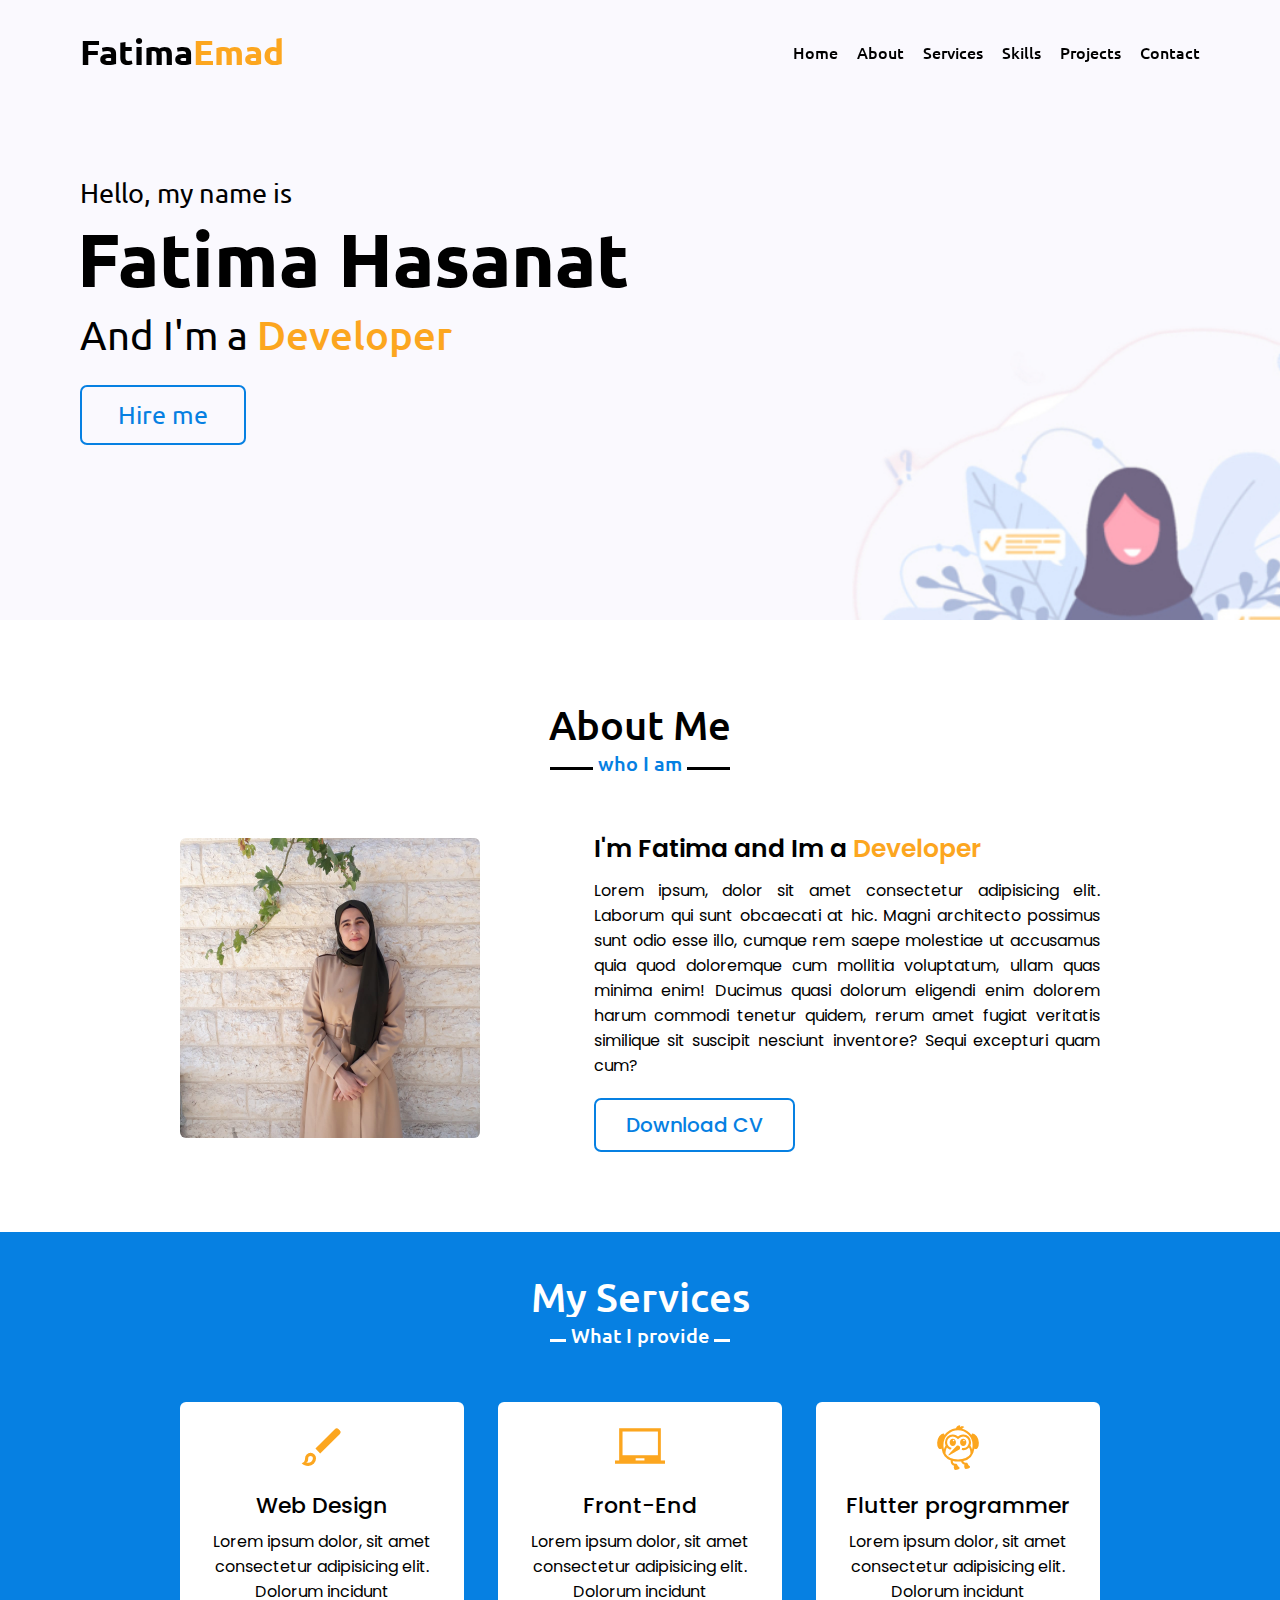
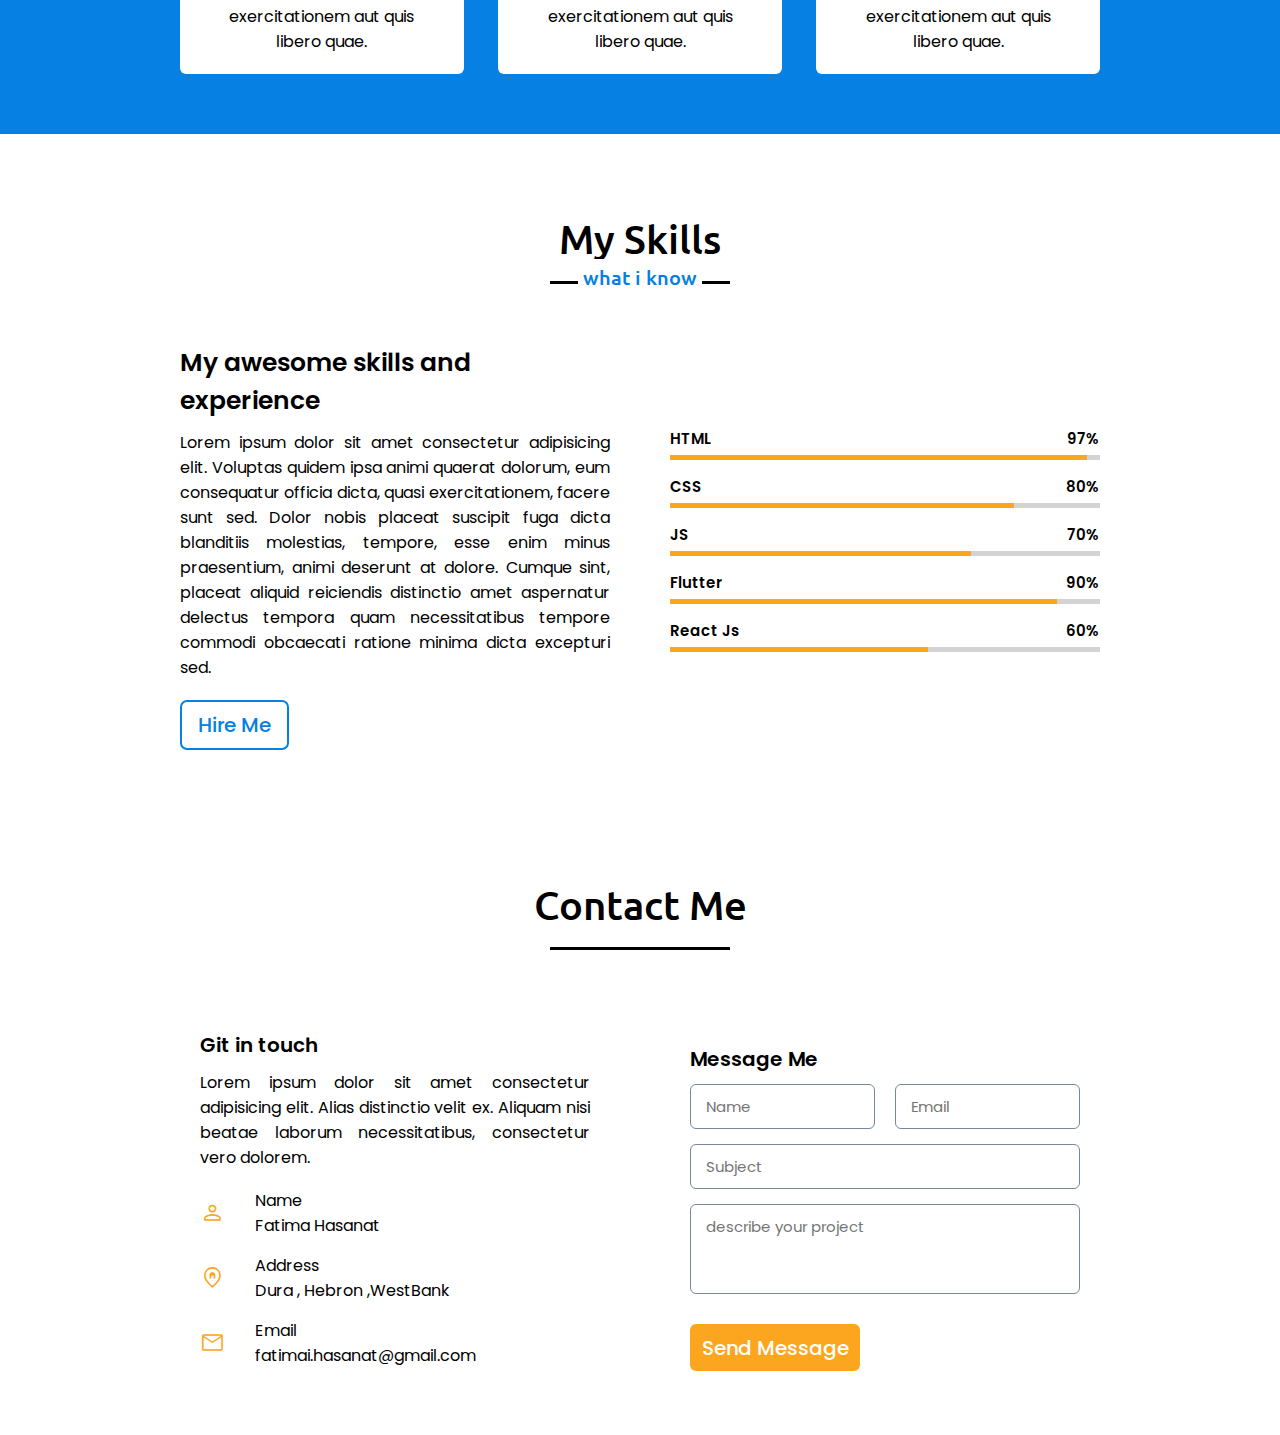
<file: index.html>
<!DOCTYPE html>
<html lang="en">
  <head>
    <meta charset="UTF-8" />
    <meta http-equiv="X-UA-Compatible" content="IE=edge" />
    <meta name="viewport" content="width=device-width, initial-scale=1.0" />
    <title>Fatima Portfolio</title>
    <link rel="stylesheet" href="./styles.css" />
    <script src="https://code.jquery.com/jquery-3.5.1.min.js"></script>
    <link
      rel="stylesheet"
      href="https://fonts.googleapis.com/css2?family=Material+Symbols+Outlined:opsz,wght,FILL,GRAD@20..48,100..700,0..1,-50..200"
    />
    <style>
      .material-symbols-outlined {
        font-variation-settings: "FILL" 0, "wght" 400, "GRAD" 0, "opsz" 48;
      }
    </style>
  </head>

  <body>
    <!-- navigation bar section -->
    <nav class="navbar">
      <div class="max-width">
        <div class="logo">
          <a href="#">Fatima<span>Emad</span></a>
        </div>
        <ul class="menu">
          <li><a href="#home">Home</a></li>
          <li><a href="#about">About</a></li>
          <li><a href="#services">Services</a></li>
          <li><a href="#skills">Skills</a></li>
          <li><a href="#Projects">Projects</a></li>
          <li><a href="#contact">Contact</a></li>
        </ul>
        <div class="menu-btn">
          <span class="material-symbols-outlined"> menu </span>
        </div>
      </div>
    </nav>
    <!-- home section  -->
    <section class="home" id="home">
      <div class="max-width">
        <div class="home-content">
          <div class="text-1">Hello, my name is</div>
          <div class="text-2">Fatima Hasanat</div>
          <div class="text-3">And I'm a <span>Developer</span></div>
          <a href="#">Hire me</a>
        </div>
      </div>
    </section>
    <!-- about section  -->
    <section class="about sectionp" id="about">
      <div class="max-width">
        <h2 class="title">About Me</h2>
        <div class="about-content">
          <div class="column left">
            <img src="./images/my2.jpeg" alt="fatima-personal-image" />
          </div>
          <div class="column right">
            <div class="text">I'm Fatima and Im a <span>Developer</span></div>
            <p>
              Lorem ipsum, dolor sit amet consectetur adipisicing elit. Laborum
              qui sunt obcaecati at hic. Magni architecto possimus sunt odio
              esse illo, cumque rem saepe molestiae ut accusamus quia quod
              doloremque cum mollitia voluptatum, ullam quas minima enim!
              Ducimus quasi dolorum eligendi enim dolorem harum commodi tenetur
              quidem, rerum amet fugiat veritatis similique sit suscipit
              nesciunt inventore? Sequi excepturi quam cum?
            </p>
            <a href="#">Download CV</a>
          </div>
        </div>
      </div>
    </section>
    <!-- services section -->
    <section class="services sectionp" id="services">
      <div class="max-width">
        <h2 class="title">My Services</h2>
        <div class="services-content">
          <div class="card">
            <div class="box">
              <span class="material-symbols-outlined"> brush </span>

              <div class="text">Web Design</div>
              <p>
                Lorem ipsum dolor, sit amet consectetur adipisicing elit.
                Dolorum incidunt exercitationem aut quis libero quae.
              </p>
            </div>
          </div>

          <div class="card">
            <div class="box">
              <span class="material-symbols-outlined"> laptop_chromebook </span>

              <div class="text">Front-End</div>
              <p>
                Lorem ipsum dolor, sit amet consectetur adipisicing elit.
                Dolorum incidunt exercitationem aut quis libero quae.
              </p>
            </div>
          </div>

          <div class="card">
            <div class="box">
              <span class="material-symbols-outlined"> flutter_dash </span>

              <div class="text">Flutter programmer</div>
              <p>
                Lorem ipsum dolor, sit amet consectetur adipisicing elit.
                Dolorum incidunt exercitationem aut quis libero quae.
              </p>
            </div>
          </div>
        </div>
      </div>
    </section>
    <!-- skills section -->
    <section class="skills sectionp" id="skills">
      <div class="max-width">
        <h2 class="title">My Skills</h2>
        <div class="skill-content">
          <div class="column left">
            <div class="text">My awesome skills and experience</div>
            <p>
              Lorem ipsum dolor sit amet consectetur adipisicing elit. Voluptas
              quidem ipsa animi quaerat dolorum, eum consequatur officia dicta,
              quasi exercitationem, facere sunt sed. Dolor nobis placeat
              suscipit fuga dicta blanditiis molestias, tempore, esse enim minus
              praesentium, animi deserunt at dolore. Cumque sint, placeat
              aliquid reiciendis distinctio amet aspernatur delectus tempora
              quam necessitatibus tempore commodi obcaecati ratione minima dicta
              excepturi sed.
            </p>
            <a href="#">Hire Me</a>
          </div>
          <div class="column right">
            <div class="bars">
              <div class="info">
                <span>HTML</span>
                <span>97%</span>
              </div>
              <div class="line html"></div>
            </div>
            <div class="bars">
              <div class="info">
                <span>CSS</span>
                <span>80%</span>
              </div>
              <div class="line css"></div>
            </div>
            <div class="bars">
              <div class="info">
                <span>JS</span>
                <span>70%</span>
              </div>
              <div class="line js"></div>
            </div>
            <div class="bars">
              <div class="info">
                <span>Flutter</span>
                <span>90%</span>
              </div>
              <div class="line flutter"></div>
            </div>
            <div class="bars">
              <div class="info">
                <span>React Js</span>
                <span>60%</span>
              </div>
              <div class="line react"></div>
            </div>
          </div>
        </div>
      </div>
    </section>
    <!-- contact section start here -->
    <section class="contact sectionp" id="contact">
      <div class="max-width">
        <h2 class="title1">Contact Me</h2>
        <div class="contact-content">
          <div class="column left">
            <div class="text">Git in touch</div>
            <p>
              Lorem ipsum dolor sit amet consectetur adipisicing elit. Alias
              distinctio velit ex. Aliquam nisi beatae laborum necessitatibus,
              consectetur vero dolorem.
            </p>
            <div class="icons">
              <div class="row">
                <span class="material-symbols-outlined"> person </span>
                <div class="info">
                  <div class="head">Name</div>
                  <div class="sub-title">Fatima Hasanat</div>
                </div>
              </div>
              <div class="row">
                <span class="material-symbols-outlined"> home_pin </span>
                <div class="info">
                  <div class="head">Address</div>
                  <div class="sub-title">Dura , Hebron ,WestBank</div>
                </div>
              </div>
              <div class="row">
                <span class="material-symbols-outlined"> mail </span>
                <div class="info">
                  <div class="head">Email</div>
                  <div class="sub-title">fatimai.hasanat@gmail.com</div>
                </div>
              </div>
            </div>
          </div>
          <div class="column right">
            <div class="text">Message Me</div>
            <form action="#">
                <div class="fields">
                    <div class="field name">
                       <input type="text" placeholder="Name" required> 
                    </div>
                    <div class="field email">
                        <input type="email" placeholder="Email" required> 
                     </div>
                  
                </div> 
                  <div class="field ">
                        <input type="text" placeholder="Subject" required> 
                     </div>
                     <div class="field textarea">
                        <textarea  cols="30" rows="10" placeholder="describe your project" required></textarea>
                     </div>
                     <div class="button" >
                        <button type="submit">Send Message</button>
                     </div>
            </form>  
        </div>
        </div>
      </div>
    </section>
    <script src="./script.js"></script>
  </body>
</html>
</file>
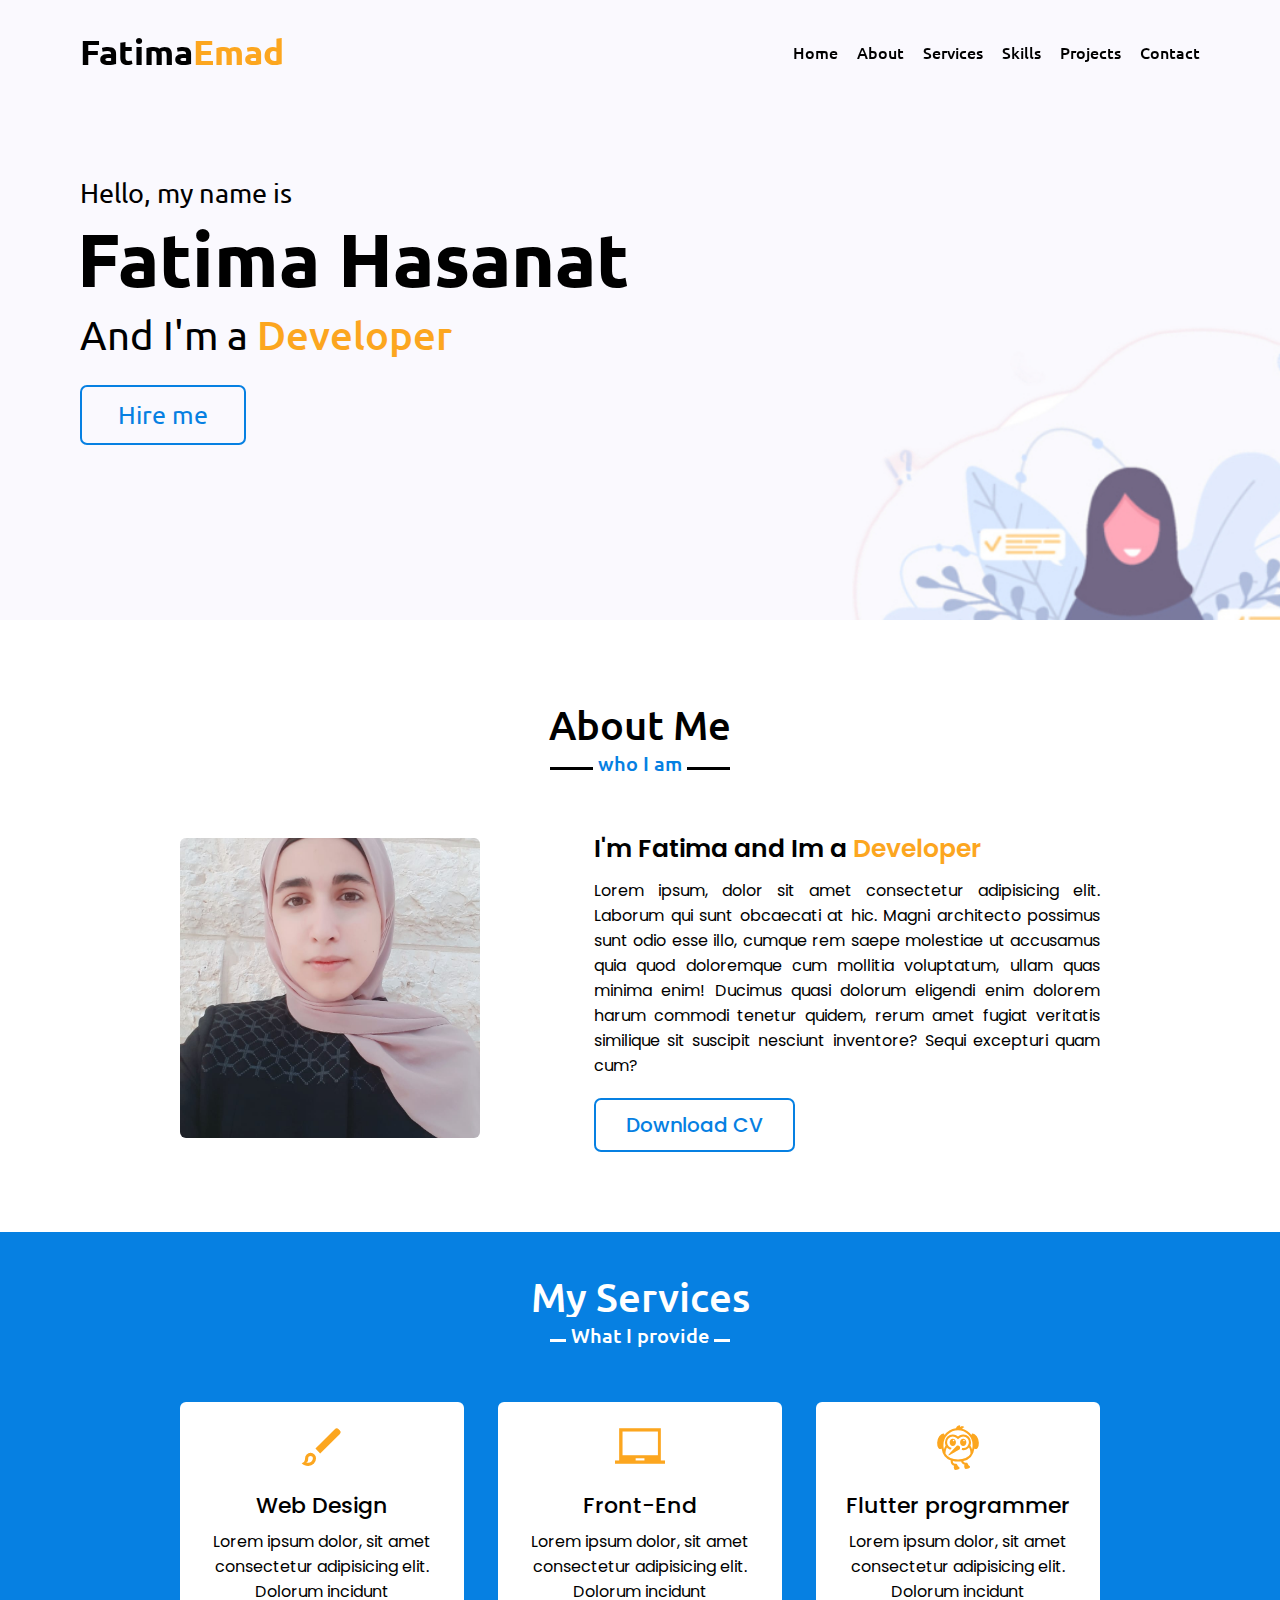
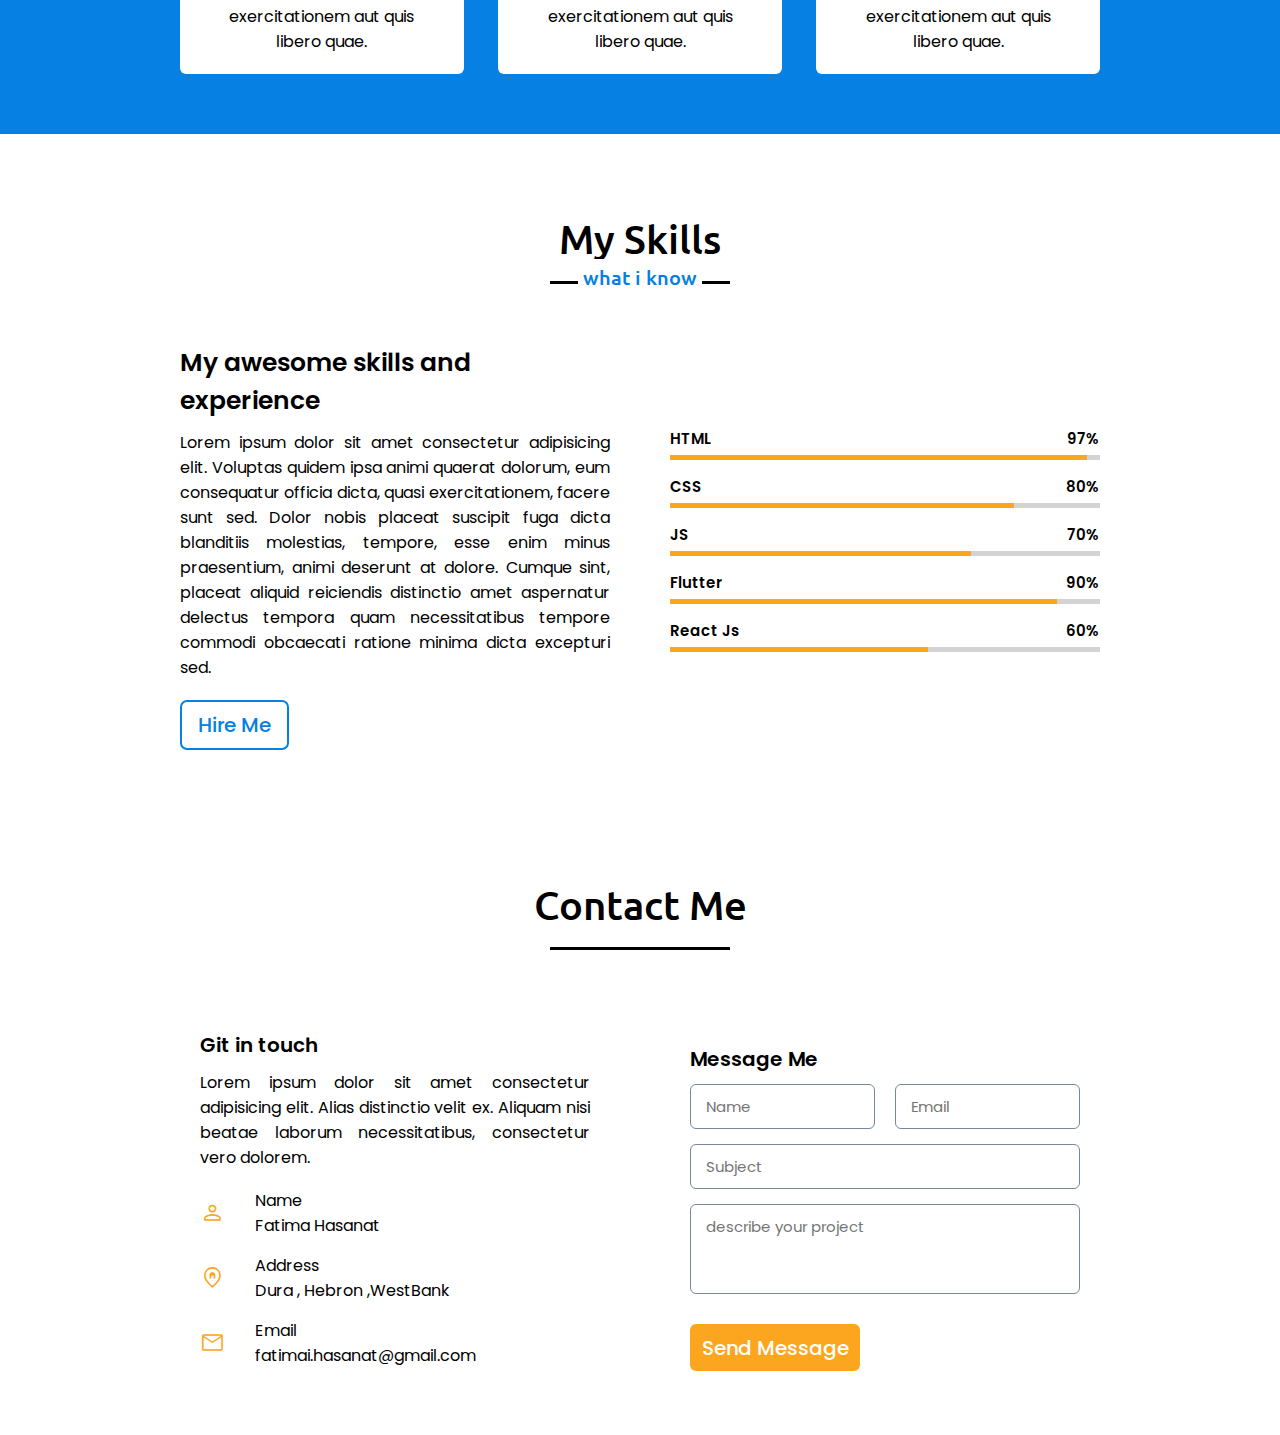
<file: main.html>
<!DOCTYPE html>
<html lang="en">
  <head>
    <meta charset="UTF-8" />
    <meta http-equiv="X-UA-Compatible" content="IE=edge" />
    <meta name="viewport" content="width=device-width, initial-scale=1.0" />
    <title>Fatima Portfolio</title>
    <link rel="stylesheet" href="./styles.css" />
    <script src="https://code.jquery.com/jquery-3.5.1.min.js"></script>
    <link
      rel="stylesheet"
      href="https://fonts.googleapis.com/css2?family=Material+Symbols+Outlined:opsz,wght,FILL,GRAD@20..48,100..700,0..1,-50..200"
    />
    <style>
      .material-symbols-outlined {
        font-variation-settings: "FILL" 0, "wght" 400, "GRAD" 0, "opsz" 48;
      }
    </style>
  </head>

  <body>
    <!-- navigation bar section -->
    <nav class="navbar">
      <div class="max-width">
        <div class="logo">
          <a href="#">Fatima<span>Emad</span></a>
        </div>
        <ul class="menu">
          <li><a href="#home">Home</a></li>
          <li><a href="#about">About</a></li>
          <li><a href="#services">Services</a></li>
          <li><a href="#skills">Skills</a></li>
          <li><a href="#Projects">Projects</a></li>
          <li><a href="#contact">Contact</a></li>
        </ul>
        <div class="menu-btn">
          <span class="material-symbols-outlined"> menu </span>
        </div>
      </div>
    </nav>
    <!-- home section  -->
    <section class="home" id="home">
      <div class="max-width">
        <div class="home-content">
          <div class="text-1">Hello, my name is</div>
          <div class="text-2">Fatima Hasanat</div>
          <div class="text-3">And I'm a <span>Developer</span></div>
          <a href="#">Hire me</a>
        </div>
      </div>
    </section>
    <!-- about section  -->
    <section class="about sectionp" id="about">
      <div class="max-width">
        <h2 class="title">About Me</h2>
        <div class="about-content">
          <div class="column left">
            <img src="./images/personal.jpg" alt="fatima-personal-image" />
          </div>
          <div class="column right">
            <div class="text">I'm Fatima and Im a <span>Developer</span></div>
            <p>
              Lorem ipsum, dolor sit amet consectetur adipisicing elit. Laborum
              qui sunt obcaecati at hic. Magni architecto possimus sunt odio
              esse illo, cumque rem saepe molestiae ut accusamus quia quod
              doloremque cum mollitia voluptatum, ullam quas minima enim!
              Ducimus quasi dolorum eligendi enim dolorem harum commodi tenetur
              quidem, rerum amet fugiat veritatis similique sit suscipit
              nesciunt inventore? Sequi excepturi quam cum?
            </p>
            <a href="#">Download CV</a>
          </div>
        </div>
      </div>
    </section>
    <!-- services section -->
    <section class="services sectionp" id="services">
      <div class="max-width">
        <h2 class="title">My Services</h2>
        <div class="services-content">
          <div class="card">
            <div class="box">
              <span class="material-symbols-outlined"> brush </span>

              <div class="text">Web Design</div>
              <p>
                Lorem ipsum dolor, sit amet consectetur adipisicing elit.
                Dolorum incidunt exercitationem aut quis libero quae.
              </p>
            </div>
          </div>

          <div class="card">
            <div class="box">
              <span class="material-symbols-outlined"> laptop_chromebook </span>

              <div class="text">Front-End</div>
              <p>
                Lorem ipsum dolor, sit amet consectetur adipisicing elit.
                Dolorum incidunt exercitationem aut quis libero quae.
              </p>
            </div>
          </div>

          <div class="card">
            <div class="box">
              <span class="material-symbols-outlined"> flutter_dash </span>

              <div class="text">Flutter programmer</div>
              <p>
                Lorem ipsum dolor, sit amet consectetur adipisicing elit.
                Dolorum incidunt exercitationem aut quis libero quae.
              </p>
            </div>
          </div>
        </div>
      </div>
    </section>
    <!-- skills section -->
    <section class="skills sectionp" id="skills">
      <div class="max-width">
        <h2 class="title">My Skills</h2>
        <div class="skill-content">
          <div class="column left">
            <div class="text">My awesome skills and experience</div>
            <p>
              Lorem ipsum dolor sit amet consectetur adipisicing elit. Voluptas
              quidem ipsa animi quaerat dolorum, eum consequatur officia dicta,
              quasi exercitationem, facere sunt sed. Dolor nobis placeat
              suscipit fuga dicta blanditiis molestias, tempore, esse enim minus
              praesentium, animi deserunt at dolore. Cumque sint, placeat
              aliquid reiciendis distinctio amet aspernatur delectus tempora
              quam necessitatibus tempore commodi obcaecati ratione minima dicta
              excepturi sed.
            </p>
            <a href="#">Hire Me</a>
          </div>
          <div class="column right">
            <div class="bars">
              <div class="info">
                <span>HTML</span>
                <span>97%</span>
              </div>
              <div class="line html"></div>
            </div>
            <div class="bars">
              <div class="info">
                <span>CSS</span>
                <span>80%</span>
              </div>
              <div class="line css"></div>
            </div>
            <div class="bars">
              <div class="info">
                <span>JS</span>
                <span>70%</span>
              </div>
              <div class="line js"></div>
            </div>
            <div class="bars">
              <div class="info">
                <span>Flutter</span>
                <span>90%</span>
              </div>
              <div class="line flutter"></div>
            </div>
            <div class="bars">
              <div class="info">
                <span>React Js</span>
                <span>60%</span>
              </div>
              <div class="line react"></div>
            </div>
          </div>
        </div>
      </div>
    </section>
    <!-- contact section start here -->
    <section class="contact sectionp" id="contact">
      <div class="max-width">
        <h2 class="title1">Contact Me</h2>
        <div class="contact-content">
          <div class="column left">
            <div class="text">Git in touch</div>
            <p>
              Lorem ipsum dolor sit amet consectetur adipisicing elit. Alias
              distinctio velit ex. Aliquam nisi beatae laborum necessitatibus,
              consectetur vero dolorem.
            </p>
            <div class="icons">
              <div class="row">
                <span class="material-symbols-outlined"> person </span>
                <div class="info">
                  <div class="head">Name</div>
                  <div class="sub-title">Fatima Hasanat</div>
                </div>
              </div>
              <div class="row">
                <span class="material-symbols-outlined"> home_pin </span>
                <div class="info">
                  <div class="head">Address</div>
                  <div class="sub-title">Dura , Hebron ,WestBank</div>
                </div>
              </div>
              <div class="row">
                <span class="material-symbols-outlined"> mail </span>
                <div class="info">
                  <div class="head">Email</div>
                  <div class="sub-title">fatimai.hasanat@gmail.com</div>
                </div>
              </div>
            </div>
          </div>
          <div class="column right">
            <div class="text">Message Me</div>
            <form action="#">
                <div class="fields">
                    <div class="field name">
                       <input type="text" placeholder="Name" required> 
                    </div>
                    <div class="field email">
                        <input type="email" placeholder="Email" required> 
                     </div>
                  
                </div> 
                  <div class="field ">
                        <input type="text" placeholder="Subject" required> 
                     </div>
                     <div class="field textarea">
                        <textarea  cols="30" rows="10" placeholder="describe your project" required></textarea>
                     </div>
                     <div class="button" >
                        <button type="submit">Send Message</button>
                     </div>
            </form>  
        </div>
        </div>
      </div>
    </section>
    <script src="./script.js"></script>
  </body>
</html>
</file>
<file: styles.css>
@import url("https://fonts.googleapis.com/css2?family=Poppins:wght@400;500;600;700&family=Ubuntu:wght@400;500;700&display=swap");
* {
  margin: 0;
  padding: 0;
  box-sizing: border-box;
  text-decoration: none;
}
.max-width {
  max-width: 1300px;
  padding: 0 80px;
  margin: auto;
}
/* nav bar styling */
.navbar {
  position: fixed;
  width: 100%;
  z-index: 999;
  padding: 30px 0;
  font-family: "Ubuntu", sans-serif;
  transition: all 0.3s ease;
}
.sticky {
  padding: 10px 0;
  background-color: white;
  box-shadow: 20px 10px 10px rgba(173, 216, 230, 0.596);
}
.navbar .max-width {
  display: flex;
  align-items: center;
  justify-content: space-between;
}
.navbar .logo a {
  color: black;
  font-size: 35px;
  font-weight: 600;
}

.navbar .logo a span {
  transition: all 0.3s ease;
  color: #fca61f;
}
.navbar.sticky .logo a span {
  color: #fca61f;
}

.navbar .menu li {
  list-style: none;
  display: inline-block;
}

.navbar .menu li a {
  color: black;
  font-size: 16px;
  font-weight: 500;
  margin-left: 15px;
  transition: color 0.3s ease;
}

.navbar .menu li a:hover {
  color: #fca61f;
  transition: color 0.3s ease;
}
.navbar.sticky .menu li a:hover {
  color: #fca61f;
}
/* menu button styling */
.menu-btn {
  color: black;
  font-size: 23px;
  cursor: pointer;
  display: none;
}
/* Home section styling */

.home {
  display: flex;
  background: url("./images/home3.jpg") no-repeat center;
  /* height: 100vh; */
  background-size: cover;
  background-attachment: fixed;
  color: black;
  min-height: 620px;
  font-family: "Ubuntu", sans-serif;

}
.home .max-width {
  margin: auto 0 auto 40px;
}
.home .home-content .text-1 {
  font-size: 27px;
}
.home .home-content .text-2 {
  font-size: 75px;
  font-weight: 600;
  margin-left: -3px;
}
.home .home-content .text-3 {
  font-size: 40px;
  margin: 5px 0;
}
.home .home-content .text-3 span {
  color: #fca61f;
  font-weight: 500;
}
.home .home-content a {
  display: inline-block;
  color: #0680e2;
  background: none;
  font-size: 25px;
  padding: 12px 36px;
  border-radius: 7px;
  cursor: pointer;
  margin-top: 20px;
  border: 2px solid #0680e2;
  transition: all 0.3s ease;
}
.home .home-content a:hover {
  background-image: linear-gradient(#0680e2, #0680e2);
  color: white;
}
/* shared styles  */
.about, .services ,.skills , .contact{
    font-family: "Poppins", sans-serif;
  } 
   .about .about-content,
    .services .services-content ,
    .skills .skill-content,
    .contact .contact-content{
   display: flex; 
   align-items: center;
   flex-wrap: wrap;
   justify-content: space-between;
}
  .sectionp{
    margin-top: 80px;
  }
  section .title {
    position: relative;
    font-family: "Ubuntu", sans-serif;
    text-align: center;
    font-size: 40px;
    font-weight: 500;
    margin-bottom: 60px;
    padding-bottom: 20px;
  }
  section .title::before{
      content: "";
      position: absolute;
      width: 180px;
      height: 3px;
      background: black;
      bottom: 0px;
      left: 50%;
      transform: translateX(-50%);
  } 
  section .title::after{     
      position: absolute;
      /* background: black; */
      bottom: -12px;
      padding: 5px;
      font-size: 20px;
      color: #0680e2;
      left: 50%;
      background: white;
      transform: translateX(-50%);
  }

/*  about section styling */
.sectionp{
    padding: 0 100px;
}

.about .title::after{
    content: "who I am";
}

.about .about-content .left{
    width: 45%;
}
.about .about-content .left img {
  height: 300px;
  width: 300px;
  object-fit: cover;
  border-radius: 6px;
  
}

.about .about-content .right{
    width: 55%;
}
.about .about-content .right .text{
    font-size: 25px;
    font-weight: 600;
    margin-bottom: 10px;
}
.about .about-content .right .text span{
    color: #fca61f;

}
.about .about-content .right p{
    text-align: justify;
}
.about .about-content .right a{
    display: inline-block;
    color: #0680e2;
    background: white;
    font-size: 20px;
    padding: 10px 30px;
    border-radius: 7px;
    cursor: pointer;
    margin-top: 20px;
    font-weight: 500;
    border: 2px solid #0680e2;
    transition: all 0.3s ease;
}
.about .about-content .right a:hover {
    background-image: linear-gradient(#0680e2, #0680e2);
    color: white;
  }


/* services section styling */
.services{
    color: white;
    background: #0680e2;
}
.services{
   
    padding-top: 40px;
    
    padding-bottom: 60px;
}
.services .title::after{
    content: "What I provide";
    background: #0680e2;
    color: white;
}
.services .title::before{
    background: white;
}
.services .services-content .card{
width: calc(33% - 20px);
background: white;
color: black;
text-align: center;
border-radius: 6px;
padding: 20px 25px;
cursor: pointer;
transition: all 0.3s ease;
}
.services .services-content .card .box{
  transition: all 0.3s ease;
}
.services .services-content .card:hover .box{
   transform: scale(1.05); 
}
.services .services-content .card:hover{
    background: rgba(255, 255, 255, 0.74);

}
.services .services-content .card p{
    text-align: center;
}
.services .services-content .card span{
    font-size: 50px;
    color: #fca61f;

}
.services .services-content .card .text{
    font-size: 22px;
    font-weight: 500;
    margin: 10px 0px 7px 0px;
}
/* skills section styling */

.skills .title::after{
    content: "what i know";
}
.skills .skill-content .column{

width: calc(50% - 30px);
}
.skills .skill-content .left .text{
  font-size: 25px;
  font-weight: 600;
  margin-bottom: 10px;

}
.skills .skill-content .left p{
 text-align: justify;
}
.skills .skill-content .left a{
    display: inline-block;
    color: #0680e2;
    background: white;
    font-size: 20px;
    padding: 8px 16px;
    border-radius: 7px;
    cursor: pointer;
    margin-top: 20px;
    font-weight: 500;
    border: 2px solid #0680e2;
    transition: all 0.3s ease;
}
.skills .skill-content .left a:hover {
    background-image: linear-gradient(#0680e2, #0680e2);
    color: white;
  }
.skills .skill-content .right .bars{
    margin-bottom: 15px;
}
.skills .skill-content .right .info{
display: flex;
align-items: center;
justify-content: space-between;
margin-bottom: 5px;
}
.skills .skill-content .right  span{
    font-weight: 600;
    font-size: 15px;
}
.skills .skill-content .right .line{
    height: 5px;
    width: 100%;
    background: lightgray;
    position: relative;
}
.skills .skill-content .right .line::before{
    content: "";
    position: absolute;
    height: 100%;
 
    left: 0;
    top: 0;
    background: #fca61f;

}
.skills .skill-content .right .html::before{
    width: 97%;
}
.skills .skill-content .right .css::before{
    width: 80%;
}
.skills .skill-content .right .js::before{
    width: 70%;
}
.skills .skill-content .right .flutter::before{
    width: 90%;
}
.skills .skill-content .right .react::before{
    width: 60%;
}

/* contact section styles */
.contact{
    padding-top: 50px;
    padding-bottom: 30px;
    /* margin-bottom: 20px; */
    /* background: #0680e2; */
    border-radius: 253px  253px 400px 400px ;
} 
.contact .title::after{
    content: "get in touch";
}
.contact .contact-content .column{
    width: calc(50% - 30px);

}
.contact .contact-content .text{
    font-size: 20px;
    font-weight: 600;
    margin-bottom: 10px;
}
.contact .contact-content .left{
  padding: 20px 20px 20px 20px;
  border-radius: 6px;
}
.contact .contact-content .right{
    padding: 20px 20px 20px 20px;
    border-radius: 6px;
  }
.contact .contact-content .left p{
 text-align: justify;
}
.contact .contact-content .left .icons{
    margin:  10px 0;

}
.contact .contact-content .row{

display: flex;
height: 65px;
align-items: center;

}
.contact .contact-content .row .info{
    margin-left: 30px;
}
.contact .contact-content .row span{
    font-size: 25px;
    color: #fca61f;
}

.contact .right form .fields{
    display: flex;
}
.contact .right form {
    display: flex;
    flex-direction: column;
    align-items: flex-start;
    justify-content: space-between;
}
.contact .right form .textarea{
    height: 100px;
    width: 100%;
}
.contact .right form .field,
.contact .right form .fields .field
{
    height: 45px;
    width: 100%;
    margin-bottom: 15px;
}
.contact .right form .name{
    margin-right: 10px;
}
.contact .right form .email{
    margin-left: 10px;
    font-size: 12px;
}
.contact .right form .field input,
 .contact .right form .textarea textarea
{
    height: 100%;
    width: 100%;
    border: none;
    border-radius: 6px;
    outline: none;
    padding: 0 15px;
    font-size: 15px;
    font-family: "Poppins", sans-serif;
    border: 1px solid lightslategray;
}
.contact .right form .textarea textarea{
    padding-top: 10px;
    resize: none;
    margin-bottom: 20px;
    height: 90px;
}
.contact .right form .button {  
    height: 47px;
    width: 170px;
    margin-top: 60px;
}
.contact .right form .button button{
    width: 100%;
    height: 100%;
    border: 2px solid #fca61f;
    background: #fca61f;
    color: white;
    font-size: 20px;
    font-weight: 500;
    border-radius: 6px;
    font-family: "Poppins", sans-serif;
    cursor: pointer;
    transition: all .3s ease-in;


}
.contact .right form .button button:hover{
    color: #fca61f;
    background: none;
}
.contact .max-width .title1 {
    position: relative;
    font-family: "Ubuntu", sans-serif;
    text-align: center;
    font-size: 40px;
    font-weight: 500;
    margin-bottom: 60px;
    padding-bottom: 20px;
  }
.contact .max-width .title1::before{
      content: "";
      position: absolute;
      width: 180px;
      height: 3px;
      background: black;
      bottom: 0px;
      left: 50%;
      transform: translateX(-50%);
  } 
 .contact .max-width .title1::after{     
      position: absolute;
      /* background: black; */
      bottom: -12px;
      padding: 5px;
      font-size: 20px;
      color: black;
      left: 50%;
      background: #fca61f;
      transform: translateX(-50%);
  }

/* responsive media quires styling*/
@media (max-width: 1300px) {
  .home .max-width {
    margin-left: 0px;
  }
}
@media (max-width: 1104px) {
    .about .about-content .left img {
        height: 250px;
        width: 250px;
        object-fit: cover;
        border-radius: 6px;
        
      }
  }
@media (max-width: 991px) {
  .max-width {
    padding: 0 50px;
  }
}
@media (max-width: 947px) {
  .max-width {
    padding: 0 50px;
  }
  .navbar .menu {
    position: fixed;
    background: white;
    height: 100vh;
    width: 100%;
    left: -100%;
    top: 0;
    text-align: center;
    padding-top: 80px;
    transition: all 0.3s ease;
  }
  .navbar .menu.active {
    left: 0;
  }
  .navbar .menu li {
    display: block;
    margin: 20px;
    font-size: 25px;
  }
  .navbar .menu li a {
    display: inline-block;
    margin: 20px 0;
    font-size: 25px;
  }
  .menu-btn {
    display: block;
    z-index: 999;
  }
  .menu-btn i.active::before {
    content: "close";
  }
  .home .home-content .text-2 {
    font-size: 70px;
  }
  .home .home-content .text-3 {
    font-size: 35px;
  }
  .home .home-content a {
    font-size: 23px;
    padding: 10px 30px;
  }

  /* about section responsive styles */
  .max-width {
    max-width: 800px;
  
  } 
   .about .about-content .column{
    width: 100%;

  }
  .about .about-content .left{
    display: flex;
    justify-content: center;
    margin: 0 auto 60px;

  }
  .about .about-content .right {
    flex: 100%;

  }
  .services .services-content .card{
    width: calc(50% - 10px);
    margin-bottom: 20px;

  }
 
  .skills .skill-content .column{
    width: 100%;
    margin-bottom: 35px;
  }

}

@media (max-width: 690px) {
  .max-width {
    padding: 0 23px;
  }
  .home .home-content .text-2 {
    font-size: 60px;
  }
  .home .home-content .text-3 {
    font-size: 32px;
  }
  .home .home-content a {
    font-size: 20px;
    padding: 8px 20px;
  }
  .services .services-content .card,
  .skills .skill-content .column{
    width: 100%;
   

  }
}

@media (max-width: 500px) {
  .home .home-content .text-2 {
    font-size: 50px;
  }
  .home .home-content .text-3 {
    font-size: 27px;
  }
}
</file>
